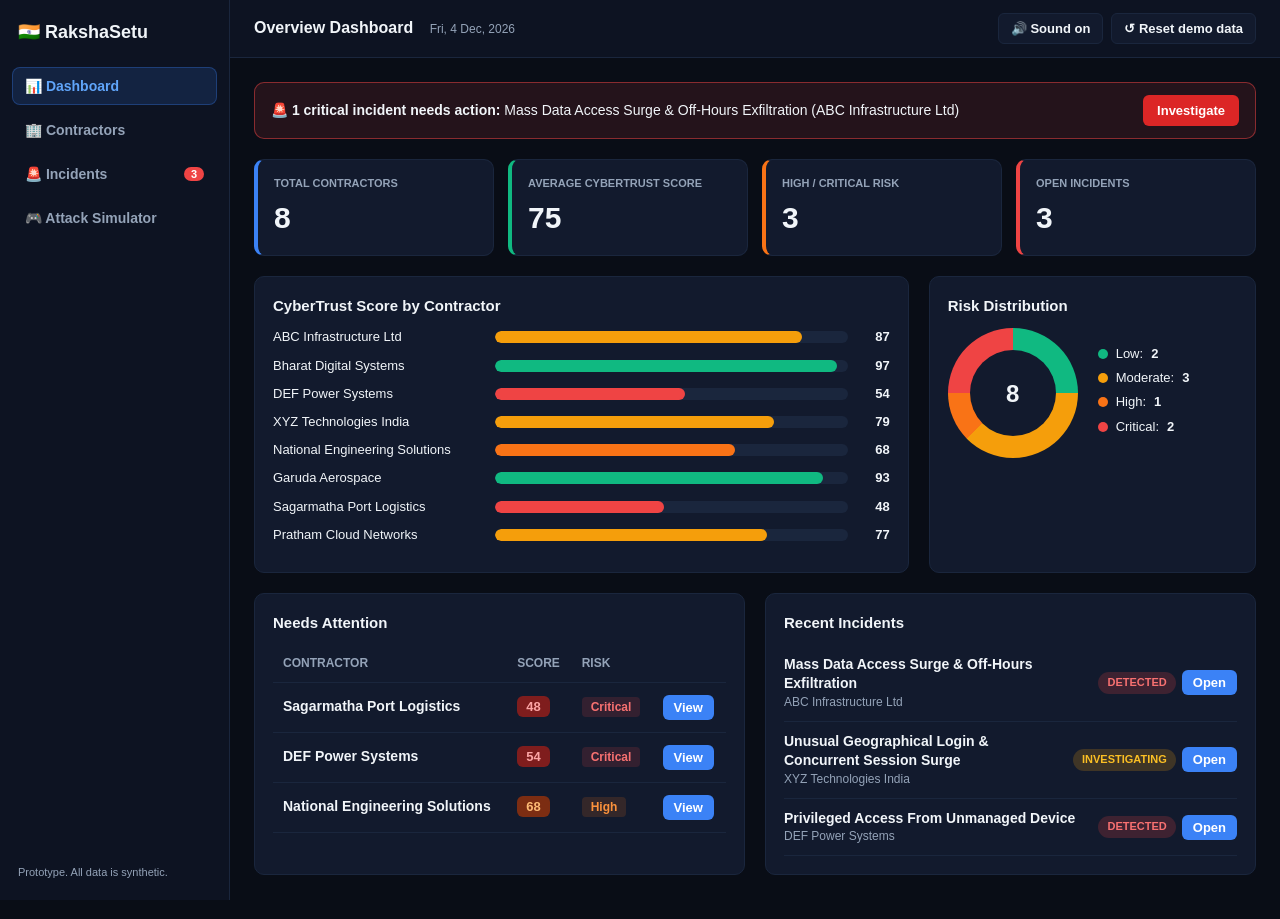
<file: index.html>
<!DOCTYPE html>
<html lang="en">
<head>
  <meta charset="UTF-8">
  <meta name="viewport" content="width=device-width, initial-scale=1.0">
  <title>RakshaSetu - Prototype</title>
  <link rel="stylesheet" href="style.css">
</head>
<body>
  <div class="app">

    <!-- ========== SIDEBAR ========== -->
    <aside class="sidebar">
      <h2>🇮🇳 RakshaSetu</h2>
      <button class="nav-btn active" id="nav-dash" onclick="showView('dash')">📊 Dashboard</button>
      <button class="nav-btn" id="nav-contractors" onclick="showView('contractors')">🏢 Contractors</button>
      <button class="nav-btn" id="nav-incidents" onclick="showView('incidents')">🚨 Incidents <span class="count-pill" id="incident-count">0</span></button>
      <button class="nav-btn sim-btn" id="nav-sim" onclick="showView('sim')">🎮 Attack Simulator</button>
      <p class="sidebar-note">Prototype. All data is synthetic.</p>
    </aside>

    <div class="content">

      <!-- ========== TOP BAR ========== -->
      <header class="topbar">
        <div>
          <strong id="page-title">Overview Dashboard</strong>
          <span class="top-date" id="today"></span>
        </div>
        <div class="top-actions">
          <button class="small-btn" id="sound-btn" onclick="toggleSound()">🔊 Sound on</button>
          <button class="small-btn" onclick="resetDemo()">↺ Reset demo data</button>
        </div>
      </header>

      <main class="main">

        <!-- ========== DASHBOARD ========== -->
        <section id="view-dash" class="view active">
          <div id="alert-banner"></div>
          <div class="stats" id="stats"></div>

          <div class="grid-2-1">
            <div class="card">
              <h3>CyberTrust Score by Contractor</h3>
              <div id="bars"></div>
            </div>
            <div class="card">
              <h3>Risk Distribution</h3>
              <div class="donut-wrap">
                <div class="donut" id="donut"><div class="donut-hole" id="donut-hole"></div></div>
                <div id="donut-legend"></div>
              </div>
            </div>
          </div>

          <div class="grid-2">
            <div class="card">
              <h3>Needs Attention</h3>
              <table>
                <thead><tr><th>Contractor</th><th>Score</th><th>Risk</th><th></th></tr></thead>
                <tbody id="dash-body"></tbody>
              </table>
            </div>
            <div class="card">
              <h3>Recent Incidents</h3>
              <div id="dash-incidents"></div>
            </div>
          </div>
        </section>

        <!-- ========== CONTRACTORS ========== -->
        <section id="view-contractors" class="view">
          <div class="controls">
            <input type="text" id="search" placeholder="Search contractor or department..." oninput="renderDirectory()">
            <select id="filter" onchange="renderDirectory()">
              <option value="All">All risk levels</option>
              <option value="Low">Low</option>
              <option value="Moderate">Moderate</option>
              <option value="High">High</option>
              <option value="Critical">Critical</option>
            </select>
            <select id="sort" onchange="renderDirectory()">
              <option value="name">Sort: Name (A-Z)</option>
              <option value="low">Sort: Score (low to high)</option>
              <option value="high">Sort: Score (high to low)</option>
            </select>
          </div>

          <div class="card">
            <table>
              <thead>
                <tr><th>Contractor</th><th>Department</th><th>Project</th><th>Score</th><th>Risk</th><th>Status</th><th></th></tr>
              </thead>
              <tbody id="dir-body"></tbody>
            </table>
            <p class="empty" id="dir-empty">No contractors match your search.</p>
          </div>

          <details class="card add-card">
            <summary>➕ Add a new contractor</summary>
            <div class="form-grid">
              <div class="field"><label>Contractor name</label><input type="text" id="new-name" placeholder="e.g. Vayu Networks Pvt Ltd"></div>
              <div class="field"><label>Department</label><input type="text" id="new-dept" placeholder="e.g. Ministry of Civil Aviation"></div>
              <div class="field"><label>Project</label><input type="text" id="new-project" placeholder="e.g. Airport Systems Upgrade"></div>
              <div class="field"><label>Incident history</label>
                <select id="new-incident">
                  <option value="Good">Good</option>
                  <option value="Moderate">Moderate</option>
                  <option value="Poor">Poor</option>
                  <option value="Critical">Critical</option>
                </select>
              </div>
            </div>
            <p class="hint">Security factors (0 to 100)</p>
            <div class="form-grid" id="new-factors"></div>
            <button class="primary-btn" onclick="addContractor()">Add contractor</button>
          </details>
        </section>

        <!-- ========== PROFILE ========== -->
        <section id="view-profile" class="view">
          <button class="back-btn" onclick="showView('contractors')">← Back to contractors</button>
          <div id="profile"></div>
        </section>

        <!-- ========== INCIDENTS LIST ========== -->
        <section id="view-incidents" class="view">
          <div class="card">
            <table>
              <thead>
                <tr><th>ID</th><th>Contractor</th><th>Incident</th><th>Severity</th><th>Threat</th><th>Status</th><th></th></tr>
              </thead>
              <tbody id="inc-body"></tbody>
            </table>
          </div>
        </section>

        <!-- ========== INVESTIGATION ========== -->
        <section id="view-investigation" class="view">
          <button class="back-btn" onclick="showView('incidents')">← Back to incidents</button>
          <div id="investigation"></div>
        </section>

        <!-- ========== ATTACK SIMULATOR ========== -->
        <section id="view-sim" class="view">
          <div class="card sim-card">
            <h3>🎮 Live Attack Simulator</h3>
            <p class="hint">Walk through a data-theft attack step by step, like in a live demo.</p>

            <div class="steps" id="sim-steps"></div>

            <div class="sim-buttons">
              <button class="primary-btn" onclick="manualStep(1)">1. Baseline</button>
              <button class="warn-btn" onclick="manualStep(2)">2. Surge</button>
              <button class="danger-btn" onclick="manualStep(3)">3. Critical Spike</button>
              <button class="good-btn" onclick="manualStep(4)">4. Freeze &amp; Contain</button>
              <button class="small-btn" id="auto-btn" onclick="toggleAutoPlay()">▶ Auto-play demo</button>
              <button class="small-btn" onclick="resetSim()">↺ Reset</button>
            </div>

            <div class="sim-stats">
              <div class="sim-stat"><div class="label">Files accessed</div><div class="number" id="sim-files">0</div></div>
              <div class="sim-stat"><div class="label">Sensitive files</div><div class="number" id="sim-sensitive">0</div></div>
              <div class="sim-stat"><div class="label">Velocity</div><div class="number small" id="sim-velocity">-</div></div>
              <div class="sim-stat"><div class="label">Status</div><div class="number small" id="sim-status">IDLE</div></div>
            </div>

            <div class="threat-row">
              <span>Threat score</span>
              <div class="bar-track"><div class="bar-fill" id="sim-meter" style="width:0%"></div></div>
              <strong id="sim-threat">0</strong>
            </div>

            <div class="log-box" id="sim-log">
              <div class="log-info">[READY] Click a step (or Auto-play) to start the demo.</div>
            </div>
          </div>
        </section>

      </main>
    </div>
  </div>

  <div class="toast" id="toast"></div>

  <script src="data.js"></script>
  <script src="script.js"></script>
</body>
</html>
</file>
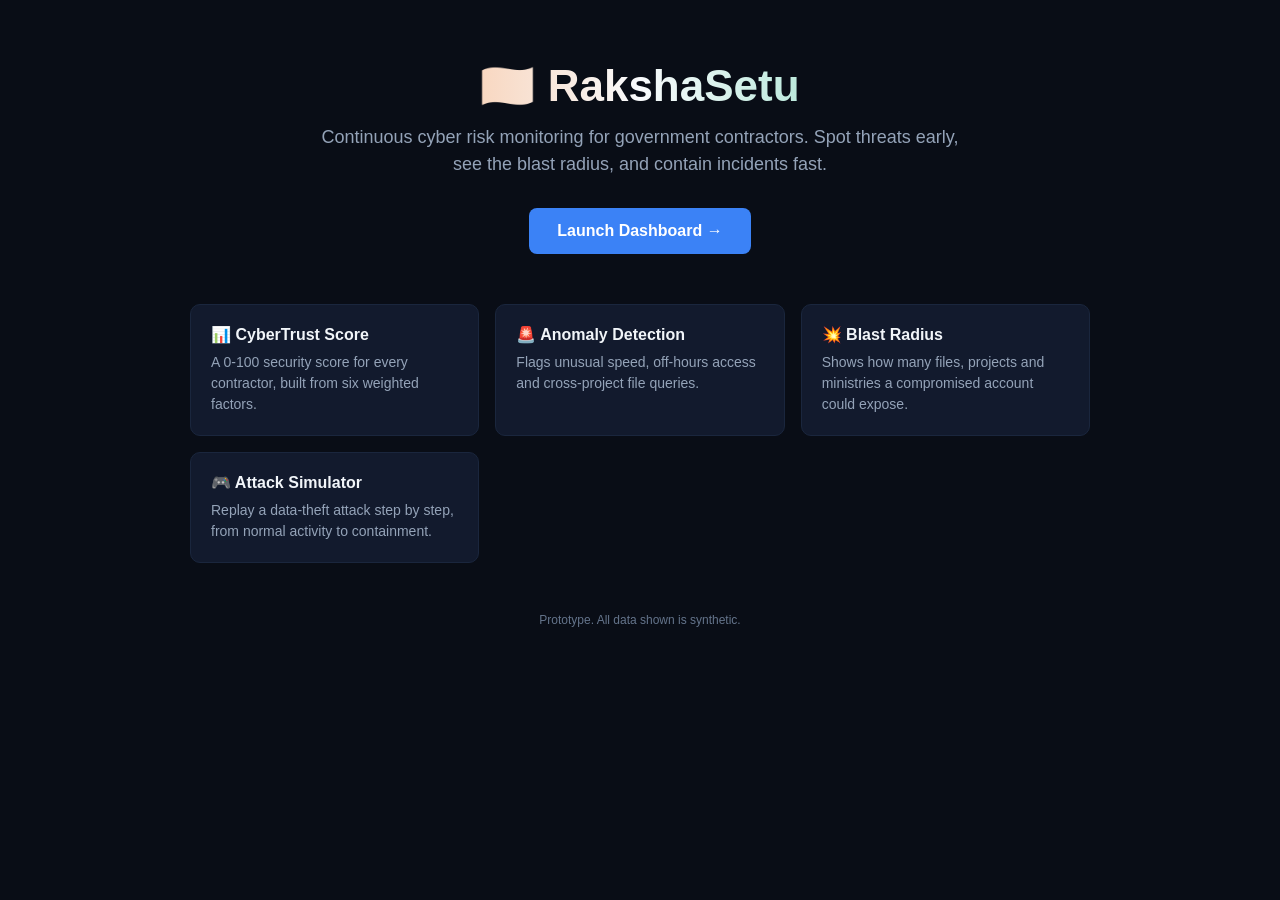
<file: landing.html>
<!DOCTYPE html>
<html lang="en">
<head>
  <meta charset="UTF-8">
  <meta name="viewport" content="width=device-width, initial-scale=1.0">
  <title>RakshaSetu - Welcome</title>
  <style>
    * { box-sizing: border-box; margin: 0; padding: 0; font-family: Arial, Helvetica, sans-serif; }
    body { background: #090d16; color: #f1f5f9; text-align: center; padding: 60px 20px; }
    h1 { font-size: 44px; margin-bottom: 12px; background: linear-gradient(90deg, #f97316, #f8fafc, #10b981); -webkit-background-clip: text; -webkit-text-fill-color: transparent; }
    .tag { color: #94a3b8; font-size: 18px; max-width: 640px; margin: 0 auto 30px; line-height: 1.5; }
    .btn { display: inline-block; background: #3b82f6; color: white; text-decoration: none; padding: 14px 28px; border-radius: 8px; font-weight: bold; }
    .btn:hover { opacity: 0.9; }
    .features { display: grid; grid-template-columns: repeat(auto-fit, minmax(230px, 1fr)); gap: 16px; max-width: 900px; margin: 50px auto 0; }
    .feature { background: #121a2d; border: 1px solid #1a263d; border-radius: 10px; padding: 20px; text-align: left; }
    .feature h3 { margin-bottom: 8px; font-size: 16px; }
    .feature p { color: #94a3b8; font-size: 14px; line-height: 1.5; }
    footer { margin-top: 50px; color: #64748b; font-size: 12px; }
  </style>
</head>
<body>
  <h1>🇮🇳 RakshaSetu</h1>
  <p class="tag">Continuous cyber risk monitoring for government contractors. Spot threats early, see the blast radius, and contain incidents fast.</p>
  <a class="btn" href="index.html">Launch Dashboard →</a>

  <div class="features">
    <div class="feature"><h3>📊 CyberTrust Score</h3><p>A 0-100 security score for every contractor, built from six weighted factors.</p></div>
    <div class="feature"><h3>🚨 Anomaly Detection</h3><p>Flags unusual speed, off-hours access and cross-project file queries.</p></div>
    <div class="feature"><h3>💥 Blast Radius</h3><p>Shows how many files, projects and ministries a compromised account could expose.</p></div>
    <div class="feature"><h3>🎮 Attack Simulator</h3><p>Replay a data-theft attack step by step, from normal activity to containment.</p></div>
  </div>

  <footer>Prototype. All data shown is synthetic.</footer>
</body>
</html>
</file>
<file: style.css>
/* =====================================================
   style.css - dark "mission control" theme
   ===================================================== */

:root {
  --bg: #090d16;
  --sidebar: #0d1322;
  --card: #121a2d;
  --card-soft: #0f1626;
  --border: #1a263d;
  --text: #f1f5f9;
  --muted: #94a3b8;
  --blue: #3b82f6;
  --saffron: #f97316;
  --low: #10b981;
  --moderate: #f59e0b;
  --high: #f97316;
  --critical: #ef4444;
}

* {
  box-sizing: border-box;
  margin: 0;
  padding: 0;
  font-family: Arial, Helvetica, sans-serif;
}

body {
  background: var(--bg);
  color: var(--text);
  line-height: 1.4;
}

h1 { font-size: 22px; }
h2 { font-size: 18px; }
h3 { font-size: 15px; margin-bottom: 12px; }
h4 { font-size: 13px; margin-bottom: 6px; color: var(--muted); text-transform: uppercase; }

.muted { color: var(--muted); }
.small-text { font-size: 12px; }
.no-wrap { white-space: nowrap; }
.top-gap { margin-top: 14px; }

.red-text { color: #f87171; }
.orange-text { color: #fbbf24; }
.blue-text { color: #38bdf8; }
.purple-text { color: #a78bfa; }
.green-text { color: #34d399; }
.good-text { color: #34d399; }

/* ---------- Layout ---------- */
.app {
  display: flex;
  min-height: 100vh;
}

.sidebar {
  width: 230px;
  background: var(--sidebar);
  border-right: 1px solid var(--border);
  padding: 20px 12px;
  display: flex;
  flex-direction: column;
  gap: 6px;
  position: sticky;
  top: 0;
  height: 100vh;
}

.sidebar h2 {
  margin-bottom: 16px;
  padding: 0 6px;
}

.sidebar-note {
  margin-top: auto;
  font-size: 11px;
  color: var(--muted);
  padding: 0 6px;
}

.nav-btn {
  background: transparent;
  color: var(--muted);
  border: 1px solid transparent;
  padding: 10px 12px;
  border-radius: 8px;
  text-align: left;
  font-size: 14px;
  font-weight: bold;
  cursor: pointer;
  display: flex;
  align-items: center;
  gap: 6px;
}

.nav-btn:hover { color: var(--text); }

.nav-btn.active {
  background: rgba(59, 130, 246, 0.15);
  color: #60a5fa;
  border-color: rgba(59, 130, 246, 0.3);
}

.nav-btn.sim-btn.active {
  background: rgba(249, 115, 22, 0.15);
  color: #fdba74;
  border-color: rgba(249, 115, 22, 0.35);
}

.count-pill {
  margin-left: auto;
  background: var(--critical);
  color: white;
  font-size: 11px;
  border-radius: 10px;
  padding: 1px 7px;
}

.content {
  flex: 1;
  min-width: 0;
}

.topbar {
  height: 58px;
  background: var(--sidebar);
  border-bottom: 1px solid var(--border);
  padding: 0 24px;
  display: flex;
  align-items: center;
  justify-content: space-between;
  position: sticky;
  top: 0;
  z-index: 10;
}

.top-date {
  margin-left: 12px;
  font-size: 12px;
  color: var(--muted);
}

.top-actions { display: flex; gap: 8px; }

.main {
  padding: 24px;
  max-width: 1300px;
}

.view { display: none; }
.view.active { display: block; }

.grid-2 {
  display: grid;
  grid-template-columns: 1fr 1fr;
  gap: 20px;
}

.grid-2-1 {
  display: grid;
  grid-template-columns: 2fr 1fr;
  gap: 20px;
}

/* ---------- Cards ---------- */
.card {
  background: var(--card);
  border: 1px solid var(--border);
  border-radius: 10px;
  padding: 18px;
  margin-bottom: 20px;
  overflow-x: auto;
}

.hint {
  font-size: 12px;
  color: var(--muted);
  margin-bottom: 10px;
}

/* ---------- Stat boxes ---------- */
.stats {
  display: grid;
  grid-template-columns: repeat(4, 1fr);
  gap: 14px;
  margin-bottom: 20px;
}

.stat-box {
  background: var(--card);
  border: 1px solid var(--border);
  border-left: 4px solid var(--blue);
  border-radius: 10px;
  padding: 16px;
}

.stat-box.green { border-left-color: var(--low); }
.stat-box.orange { border-left-color: var(--high); }
.stat-box.red { border-left-color: var(--critical); }

.label {
  font-size: 11px;
  color: var(--muted);
  text-transform: uppercase;
  font-weight: bold;
}

.stat-box .number {
  font-size: 30px;
  font-weight: bold;
  margin-top: 6px;
}

/* ---------- Alert banner ---------- */
.alert-banner {
  background: rgba(239, 68, 68, 0.12);
  border: 1px solid rgba(239, 68, 68, 0.5);
  border-radius: 10px;
  padding: 12px 16px;
  margin-bottom: 20px;
  display: flex;
  align-items: center;
  justify-content: space-between;
  gap: 12px;
  font-size: 14px;
}

/* ---------- Bars ---------- */
.bar-row {
  display: flex;
  align-items: center;
  gap: 12px;
  margin-bottom: 10px;
}

.bar-row.clickable { cursor: pointer; }
.bar-row.clickable:hover .bar-name { color: #60a5fa; }

.bar-name {
  width: 210px;
  font-size: 13px;
}

.bar-track {
  flex: 1;
  height: 12px;
  background: var(--border);
  border-radius: 6px;
  overflow: hidden;
}

.bar-fill {
  height: 100%;
  border-radius: 6px;
  transition: width 0.6s ease;
}

.bar-score {
  width: 30px;
  text-align: right;
  font-size: 13px;
  font-weight: bold;
}

.fill-Low { background: var(--low); }
.fill-Moderate { background: var(--moderate); }
.fill-High { background: var(--high); }
.fill-Critical { background: var(--critical); }

/* ---------- Donut chart ---------- */
.donut-wrap {
  display: flex;
  align-items: center;
  gap: 20px;
  flex-wrap: wrap;
}

.donut {
  width: 130px;
  height: 130px;
  border-radius: 50%;
  position: relative;
  background: var(--border);
}

.donut-hole {
  position: absolute;
  top: 22px;
  left: 22px;
  right: 22px;
  bottom: 22px;
  background: var(--card);
  border-radius: 50%;
  display: flex;
  align-items: center;
  justify-content: center;
  font-size: 24px;
  font-weight: bold;
}

.legend-row {
  font-size: 13px;
  margin-bottom: 6px;
  display: flex;
  align-items: center;
  gap: 8px;
}

.dot {
  width: 10px;
  height: 10px;
  border-radius: 50%;
  display: inline-block;
}

/* ---------- Tables ---------- */
table {
  width: 100%;
  border-collapse: collapse;
  font-size: 14px;
}

th {
  text-align: left;
  padding: 10px;
  font-size: 12px;
  text-transform: uppercase;
  color: var(--muted);
  border-bottom: 1px solid var(--border);
}

td {
  padding: 12px 10px;
  border-bottom: 1px solid var(--border);
}

.empty {
  display: none;
  padding: 16px 10px;
  color: var(--muted);
  font-size: 14px;
}

.empty.show { display: block; }

/* ---------- Badges, pills, chips ---------- */
.badge {
  padding: 3px 9px;
  border-radius: 4px;
  font-size: 12px;
  font-weight: bold;
}

.badge.Low { background: rgba(16, 185, 129, 0.15); color: #34d399; }
.badge.Moderate { background: rgba(245, 158, 11, 0.15); color: #fbbf24; }
.badge.High { background: rgba(249, 115, 22, 0.15); color: #fb923c; }
.badge.Critical { background: rgba(239, 68, 68, 0.15); color: #f87171; }

.pill {
  padding: 3px 9px;
  border-radius: 6px;
  font-weight: bold;
  font-size: 13px;
}

.score-bg-Low { background: #064e3b; color: #6ee7b7; }
.score-bg-Moderate { background: #78350f; color: #fde68a; }
.score-bg-High { background: #7c2d12; color: #fdba74; }
.score-bg-Critical { background: #7f1d1d; color: #fca5a5; }

.score-Low { color: #34d399; }
.score-Moderate { color: #fbbf24; }
.score-High { color: #fb923c; }
.score-Critical { color: #f87171; }

.chip {
  padding: 3px 9px;
  border-radius: 12px;
  font-size: 11px;
  font-weight: bold;
  margin-left: 4px;
}

.status-DETECTED { background: rgba(239, 68, 68, 0.2); color: #f87171; }
.status-INVESTIGATING { background: rgba(245, 158, 11, 0.2); color: #fbbf24; }
.status-CONTAINED { background: rgba(59, 130, 246, 0.2); color: #60a5fa; }
.status-RESOLVED { background: rgba(16, 185, 129, 0.2); color: #34d399; }

/* ---------- Buttons and inputs ---------- */
button { font-family: inherit; }

.primary-btn, .warn-btn, .danger-btn, .good-btn, .view-btn, .back-btn, .small-btn, .del-btn {
  border: none;
  border-radius: 6px;
  cursor: pointer;
  font-size: 13px;
  font-weight: bold;
  padding: 8px 14px;
  color: white;
}

.primary-btn, .view-btn, .back-btn { background: var(--blue); }
.warn-btn { background: #d97706; }
.danger-btn { background: #dc2626; }
.good-btn { background: #059669; }

.view-btn { padding: 5px 11px; }

.small-btn {
  background: var(--card);
  border: 1px solid var(--border);
  color: var(--text);
  padding: 7px 12px;
}

.small-btn:hover { border-color: var(--blue); }

.del-btn {
  background: transparent;
  padding: 4px 8px;
}

.back-btn { margin-bottom: 18px; }

.primary-btn:hover, .warn-btn:hover, .danger-btn:hover, .good-btn:hover, .view-btn:hover, .back-btn:hover {
  opacity: 0.88;
}

.btn-row {
  display: flex;
  gap: 8px;
  flex-wrap: wrap;
  margin-top: 14px;
}

.controls {
  display: flex;
  gap: 12px;
  margin-bottom: 18px;
  flex-wrap: wrap;
}

input[type="text"], input[type="number"], select {
  background: var(--card-soft);
  color: var(--text);
  border: 1px solid var(--border);
  padding: 9px 12px;
  border-radius: 6px;
  font-size: 14px;
}

.controls input[type="text"] { width: 300px; }

/* ---------- Add contractor form ---------- */
.add-card summary {
  cursor: pointer;
  font-weight: bold;
  font-size: 15px;
}

.form-grid {
  display: grid;
  grid-template-columns: repeat(auto-fit, minmax(190px, 1fr));
  gap: 12px;
  margin: 14px 0;
}

.field label {
  display: block;
  font-size: 12px;
  color: var(--muted);
  margin-bottom: 5px;
}

.field input, .field select { width: 100%; }

/* ---------- Profile ---------- */
.profile-head {
  display: flex;
  justify-content: space-between;
  align-items: center;
  gap: 16px;
  border-left: 4px solid var(--blue);
}

.score-box { text-align: right; }

.big-score {
  font-size: 48px;
  font-weight: bold;
  line-height: 1.1;
}

.slider-row { margin-bottom: 14px; }

.slider-top {
  display: flex;
  justify-content: space-between;
  font-size: 13px;
  margin-bottom: 4px;
}

input[type="range"] { width: 100%; }

.rec-list { padding-left: 18px; }
.rec-list li { margin-bottom: 12px; font-size: 14px; line-height: 1.5; }

.gain {
  color: #34d399;
  font-weight: bold;
  white-space: nowrap;
}

/* ---------- Investigation ---------- */
.inc-head { border-left: 4px solid var(--high); }
.inc-head.Critical { border-left-color: var(--critical); }

.inc-top {
  display: flex;
  justify-content: space-between;
  align-items: flex-start;
  gap: 16px;
  flex-wrap: wrap;
}

.kv {
  display: flex;
  justify-content: space-between;
  gap: 12px;
  padding: 7px 0;
  border-bottom: 1px solid var(--border);
  font-size: 13px;
}

.kv span { color: var(--muted); }
.kv strong { text-align: right; }

.session-ACTIVE { color: #f87171; }
.session-FROZEN { color: #60a5fa; }
.session-REAUTH_REQUIRED { color: #fbbf24; }

.anomaly {
  display: flex;
  justify-content: space-between;
  gap: 12px;
  padding: 9px 0;
  border-bottom: 1px solid var(--border);
  font-size: 13px;
}

.risk-pts {
  color: #f87171;
  font-weight: bold;
  white-space: nowrap;
}

.tl-row {
  display: flex;
  gap: 12px;
  padding: 8px 0;
  border-bottom: 1px solid var(--border);
  font-size: 13px;
}

.tl-time { width: 70px; color: var(--muted); flex-shrink: 0; }
.tl-body { flex: 1; }
.tl-count { width: 50px; text-align: right; font-weight: bold; }

.tl-bar {
  height: 6px;
  background: var(--border);
  border-radius: 3px;
  margin-top: 6px;
  overflow: hidden;
}

.tl-bar div {
  height: 100%;
  background: linear-gradient(90deg, #f59e0b, #ef4444);
  border-radius: 3px;
}

/* Blast radius */
.blast-tree {
  display: flex;
  flex-direction: column;
  align-items: center;
  gap: 4px;
}

.blast-node {
  background: var(--card-soft);
  border: 1px solid var(--border);
  border-radius: 8px;
  padding: 10px 16px;
  text-align: center;
  min-width: 190px;
}

.blast-node.root { border-color: var(--blue); }
.blast-node.warn { border-color: var(--moderate); }
.blast-node .big { font-size: 20px; display: block; }

.arrow { color: #475569; font-size: 12px; }

.blast-split {
  display: flex;
  gap: 10px;
  width: 100%;
  justify-content: center;
}

.blast-split .blast-node { flex: 1; min-width: 0; }

.cat-row { margin-bottom: 12px; }

.cat-top {
  display: flex;
  justify-content: space-between;
  gap: 10px;
  font-size: 13px;
  margin-bottom: 5px;
  flex-wrap: wrap;
}

.tags {
  display: flex;
  flex-wrap: wrap;
  gap: 8px;
}

.tag {
  background: rgba(59, 130, 246, 0.12);
  border: 1px solid rgba(59, 130, 246, 0.3);
  color: #93c5fd;
  padding: 4px 10px;
  border-radius: 14px;
  font-size: 12px;
}

.tag.purple {
  background: rgba(167, 139, 250, 0.12);
  border-color: rgba(167, 139, 250, 0.3);
  color: #c4b5fd;
}

.ai-card { background: #0f1830; }

.ai-grid {
  display: grid;
  grid-template-columns: 1fr 1fr;
  gap: 18px;
  font-size: 14px;
  line-height: 1.6;
}

.plain-list { list-style: none; }
.plain-list li { margin-bottom: 4px; }

/* ---------- Mini rows (dashboard incidents) ---------- */
.mini-row {
  display: flex;
  justify-content: space-between;
  align-items: center;
  gap: 12px;
  padding: 10px 0;
  border-bottom: 1px solid var(--border);
  font-size: 14px;
}

.mini-right {
  display: flex;
  align-items: center;
  gap: 6px;
  flex-shrink: 0;
}

/* ---------- Simulator ---------- */
.sim-card { border-top: 3px solid var(--saffron); }

.steps {
  display: grid;
  grid-template-columns: repeat(4, 1fr);
  gap: 12px;
  margin: 14px 0;
}

.step-card {
  background: var(--card-soft);
  border: 1px solid var(--border);
  border-radius: 8px;
  padding: 12px;
  font-size: 13px;
  opacity: 0.6;
  transition: all 0.3s;
}

.step-card.done { opacity: 1; border-color: #334155; }
.step-card.active { opacity: 1; border-width: 2px; }
.step-card.level-Low { border-color: var(--low); }
.step-card.level-Moderate { border-color: var(--moderate); }
.step-card.level-High { border-color: var(--high); }
.step-card.level-Critical { border-color: var(--critical); background: rgba(239, 68, 68, 0.1); }

.sim-buttons {
  display: flex;
  gap: 8px;
  flex-wrap: wrap;
  margin-bottom: 18px;
}

.sim-stats {
  display: grid;
  grid-template-columns: repeat(4, 1fr);
  gap: 12px;
  margin-bottom: 14px;
}

.sim-stat {
  background: var(--card-soft);
  border: 1px solid var(--border);
  border-radius: 8px;
  padding: 12px;
}

.sim-stat .number { font-size: 28px; font-weight: bold; margin-top: 4px; }
.sim-stat .number.small { font-size: 16px; margin-top: 10px; }

.threat-row {
  display: flex;
  align-items: center;
  gap: 12px;
  margin-bottom: 14px;
  font-size: 13px;
}

.threat-row strong { width: 30px; text-align: right; }
.threat-row .bar-track { height: 14px; }

.log-box {
  background: #060911;
  border: 1px solid var(--border);
  border-radius: 8px;
  padding: 12px;
  font-family: "Courier New", monospace;
  font-size: 13px;
  height: 190px;
  overflow-y: auto;
  line-height: 1.7;
}

.log-box div { font-family: inherit; }
.log-info { color: #38bdf8; }
.log-warn { color: #fbbf24; }
.log-bad { color: #f87171; font-weight: bold; }
.log-good { color: #34d399; font-weight: bold; }

/* ---------- Toast ---------- */
.toast {
  position: fixed;
  bottom: 24px;
  right: 24px;
  background: #1e293b;
  border: 1px solid #334155;
  color: var(--text);
  padding: 12px 18px;
  border-radius: 8px;
  font-size: 14px;
  opacity: 0;
  transform: translateY(10px);
  pointer-events: none;
  transition: all 0.25s;
  z-index: 50;
}

.toast.show {
  opacity: 1;
  transform: translateY(0);
}

/* ---------- Small screens ---------- */
@media (max-width: 900px) {
  .app { flex-direction: column; }

  .sidebar {
    width: 100%;
    height: auto;
    position: static;
    flex-direction: row;
    flex-wrap: wrap;
    padding: 12px;
  }

  .sidebar h2 { width: 100%; margin-bottom: 6px; }
  .sidebar-note { display: none; }
  .nav-btn { padding: 8px 10px; font-size: 13px; }

  .topbar { height: auto; padding: 10px 14px; flex-wrap: wrap; gap: 8px; position: static; }
  .main { padding: 14px; }

  .grid-2, .grid-2-1, .ai-grid { grid-template-columns: 1fr; }
  .stats, .sim-stats, .steps { grid-template-columns: repeat(2, 1fr); }
  .bar-name { width: 120px; }
  .controls input[type="text"] { width: 100%; }
  .profile-head { flex-direction: column; align-items: flex-start; }
  .score-box { text-align: left; }
}
</file>
